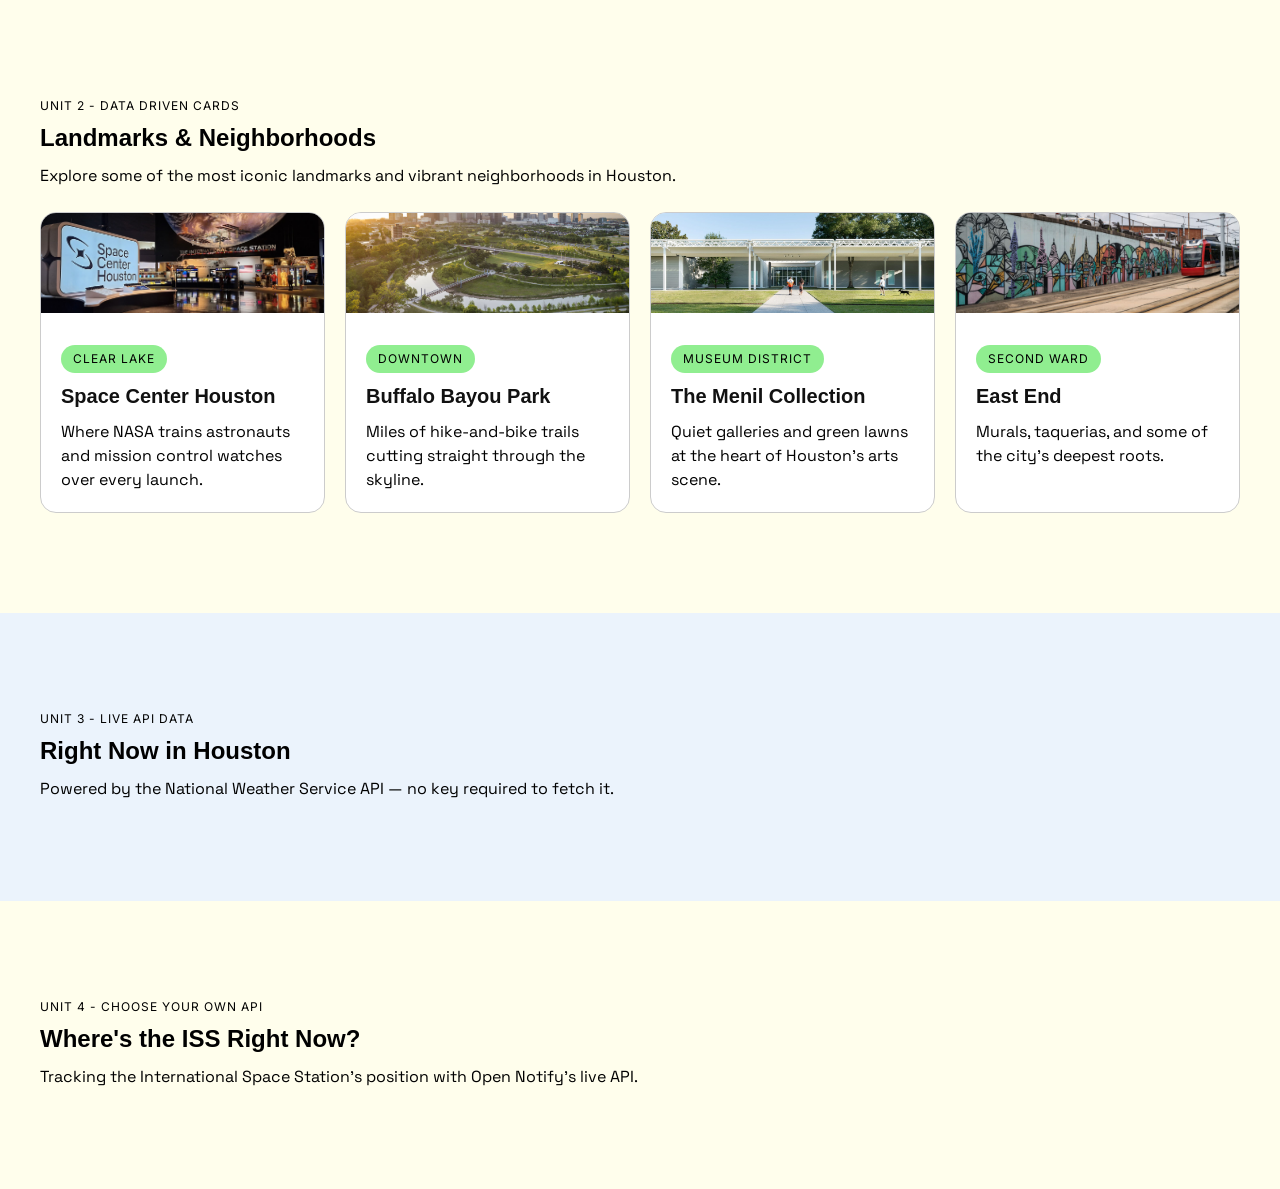
<file: index.html>
<!DOCTYPE html>
<html lang="en">
<head>
  <meta charset="UTF-8">
  <meta name="viewport" content="width=device-width, initial-scale=1.0">
  <title>City of Houston</title>
  <link rel="preconnect" href="https://fonts.googleapis.com">
  <link rel="preconnect" href="https://fonts.gstatic.com" crossorigin>
  <link href="https://fonts.googleapis.com/css2?family=Inter:ital,opsz,wght@0,14..32,100..900;1,14..32,100..900&family=Space+Grotesk:wght@300..700&display=swap" rel="stylesheet">
  <link rel="stylesheet" href="assets/style.css" />
</head>
<body>
  <section class="block block--section bg--light-beige" id="neighborhoods">
    <div class="container">
      <div class="block block--header">
        <p class="eyebrow">Unit 2 - Data Driven Cards</p>
        <h2>Landmarks & Neighborhoods</h2>
        <p>Explore some of the most iconic landmarks and vibrant neighborhoods in Houston.</p>
      </div>
      <div class="block block--card--wrapper">
        <div class="block block--card">
          <div class="block block--card__media">
            <img src="images/space-center-houston.jpeg" alt="Image of Space Center Houston" />
          </div>
          <div class="block block--card__content">
            <p class="eyebrow--pill">Clear Lake</p>
            <h3>Space Center Houston</h3>
            <p>Where NASA trains astronauts and mission control watches over every launch.</p>
          </div>
        </div>
        <div class="block block--card">
          <div class="block block--card__media">
            <img src="images/buffalo-bayou.jpeg" alt="Image of Buffalo Bayou Park" />
          </div>
          <div class="block block--card__content">
            <p class="eyebrow--pill">Downtown</p>
            <h3>Buffalo Bayou Park</h3>
            <p>Miles of hike-and-bike trails cutting straight through the skyline.</p>
          </div>
        </div>
        <div class="block block--card">
          <div class="block block--card__media">
            <img src="images/menil.jpeg" alt="Image of The Menil Collection" />
          </div>
          <div class="block block--card__content">
            <p class="eyebrow--pill">Museum District</p>
            <h3>The Menil Collection</h3>
            <p>Quiet galleries and green lawns at the heart of Houston's arts scene.</p>
          </div>
        </div>
        <div class="block block--card">
          <div class="block block--card__media">
            <img src="images/east-end.jpeg" alt="Image of East End Houston" />
          </div>
          <div class="block block--card__content">
            <p class="eyebrow--pill">Second Ward</p>
            <h3>East End</h3>
            <p>Murals, taquerias, and some of the city's deepest roots.</p>
          </div>
        </div>
      </div>
    </div>
  </section>

  <section class="block block--section bg--light-blue" id="weather">
    <div class="container">
      <div class="block block--header">
        <p class="eyebrow">Unit 3 - Live API Data</p>
        <h2>Right Now in Houston</h2>
        <p>Powered by the National Weather Service API — no key required to fetch it.</p>
      </div>
    </div>
  </section>

  <section class="block block--section bg--light-beige" id="space-station">
    <div class="container">
      <div class="block block--header">
        <p class="eyebrow">Unit 4 - CHOOSE YOUR OWN API</p>
        <h2>Where's the ISS Right Now?</h2>
        <p>Tracking the International Space Station's position with Open Notify's live API.</p>
      </div>
    </div>
  </section>
</body>
</html>
</file>
<file: assets/style.css>
:root {
  --color-light-beige: #fffeec;
  --color-light-blue: #EBF3FC;
  --color-pill-background: lightgreen;
  --font-meta: 'Inter', sans-serif;
  --font-primary: 'Space Grotesk', sans-serif;
}

* {
  margin: 0;
  padding: 0;
  box-sizing: border-box;
}

img {
  max-width: 100%;
  height: auto;
}

body {
  background: grey;
  font-family: sans-serif;
}

h3 {
  font-family: sans-serif;
  font-size: 1.25rem;
  color: #111111;
}

p {
  font-size: 1rem;
  line-height: 1.5;
  font-family: var(--font-primary);

  &.eyebrow {
    font-size: 0.75rem;
    font-family: var(--font-meta);
    text-transform: uppercase;
    letter-spacing: 1px;
    display: flex;
    flex-direction: row;
    width: fit-content;
    color: black;
    line-height: 1;
  }

  &.eyebrow--pill {
    font-size: 0.75rem;
    font-family: var(--font-meta);
    text-transform: uppercase;
    letter-spacing: 1px;
    display: flex;
    flex-direction: row;
    width: fit-content;
    padding: 8px 12px;
    border-radius: 24px;
    color: black;
    background: var(--color-pill-background);
    line-height: 1;
  }
}

.block {
  position: relative;
  width: 100%;
  height: auto;

  .container {
    position: relative;
    width: 100%;
    max-width: 1200px;
    height: auto;
    margin: 0 auto;
    padding-block: 32px;
    padding-inline: 0px;
    display: flex;
    flex-direction: column;
    gap: 24px;

    @media (768px <=  width) {
      padding-block: 100px;
      padding-inline: 0px;
    }
  }
  
  &.block--section {
    display: flex;
    flex-direction: column;
    /* background: var(--color-light-beige); */
    padding-inline: 12px;
  }

  .block--header {
    display: flex;
    flex-direction: column;
    gap: 12px;
  }

  .block--card--wrapper { 
    display: flex;
    flex-direction: column;
    gap: 20px;

    @media (768px <=  width) {
      flex-direction: row;
      flex-wrap: wrap;
    }

    @media (1020px <=  width) {
      flex-wrap: nowrap;
    }
  }

  .block--card {
    display: flex;
    flex-direction: column;
    gap: 12px;
    /* outline: 1px solid cyan; */
    border: 1px solid #cccccc;
    border-radius: 16px;
    width: 100%;
    max-width: 100%;
    overflow: hidden;
    background: white;

    @media (768px <=  width) {
      max-width: 48%;
    }

    @media (1020px <=  width) {
      max-width: 100%;
    }

    .block--card__media {
      width: 100%;
      height: 200px;
      overflow: hidden;

      @media (1020px <= width) {
        max-height: 100px;
        min-height: unset;
      }
    
      img {
        object-fit: cover;
        object-position: center;
        width: 100%;
        height: 100%;
      }
    }

    .block--card__content {
      display: flex;
      flex-direction: column;
      width: 100%;
      height: auto;
      padding: 20px;
      gap: 12px;
    }

    > * {
      /* outline: 1px solid magenta; */
    }
  }
}
.bg--light-beige {
  background: var(--color-light-beige);
}

.bg--light-blue {
  background: var(--color-light-blue);
}
</file>
